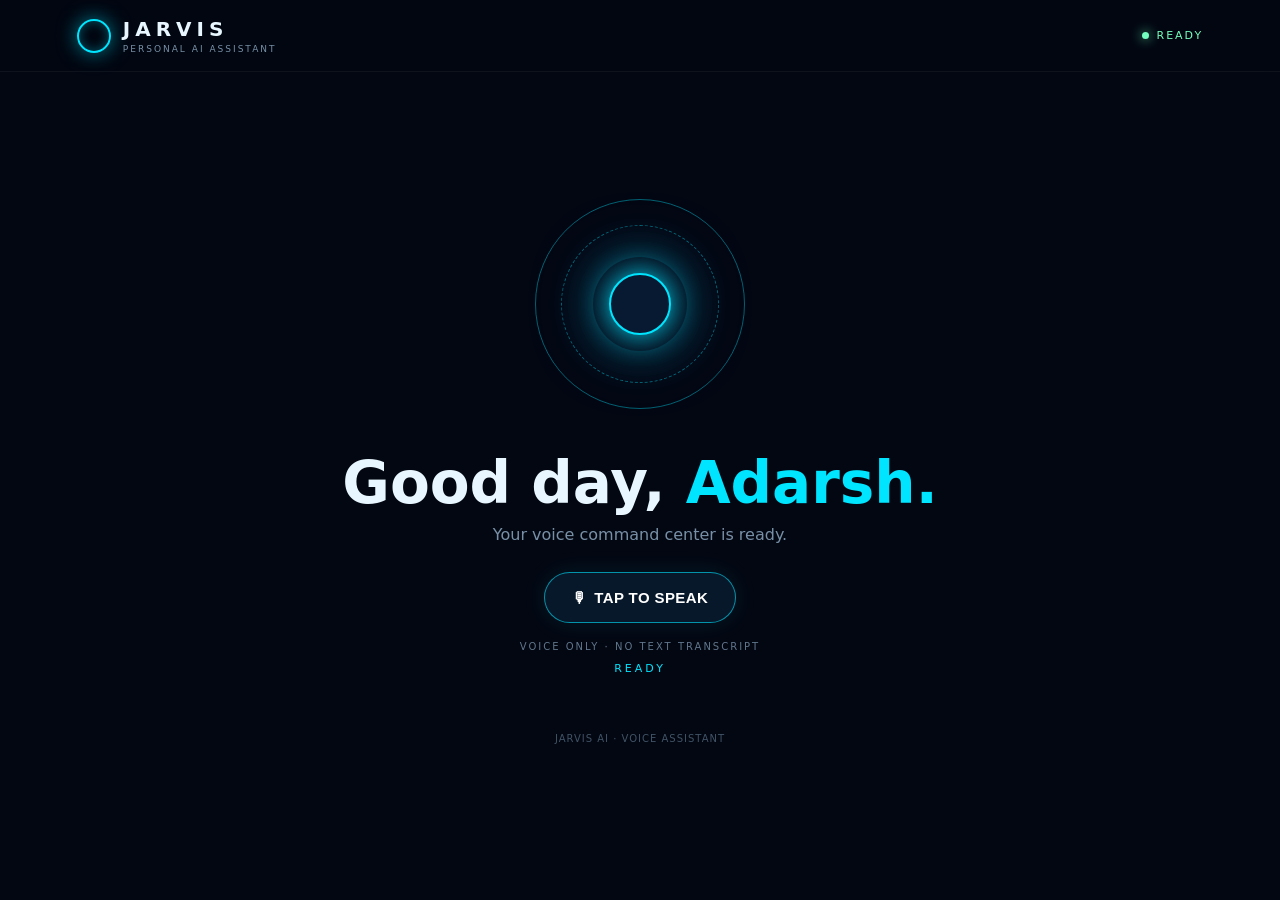
<file: index.html>
<!doctype html>
<html lang="en">
<head>
  <meta charset="utf-8">
  <meta name="viewport" content="width=device-width,initial-scale=1">
  <meta http-equiv="refresh" content="0;url=./web/">
  <title>JARVIS AI</title>
  <script>location.replace("./web/");</script>
</head>
<body>
  <p>Opening JARVIS AI… <a href="./web/">Continue</a></p>
</body>
</html>
</file>
<file: web/style.css>
:root{--cyan:#00e5ff;--blue:#4f7cff;--bg:#030712;--text:#e8f7ff;--muted:#7890a7}
*{box-sizing:border-box}
html,body{margin:0;min-height:100%;background:var(--bg);color:var(--text);font-family:Inter,system-ui,Segoe UI,sans-serif}
body{min-height:100vh;overflow-x:hidden}
.bg{position:fixed;inset:0;background:radial-gradient(circle at 50% 34%,#092a52 0,transparent 34%),linear-gradient(135deg,#02040b,#071323 55%,#02050d);z-index:-2}
.bg:after{content:"";position:absolute;inset:0;background-image:linear-gradient(rgba(0,229,255,.035) 1px,transparent 1px),linear-gradient(90deg,rgba(0,229,255,.035) 1px,transparent 1px);background-size:40px 40px}
header{height:72px;padding:0 6vw;display:flex;align-items:center;justify-content:space-between;border-bottom:1px solid #ffffff0d;background:#020611aa;backdrop-filter:blur(12px)}
.brand{display:flex;gap:12px;align-items:center}.brand b{letter-spacing:5px;font-size:20px}.brand small{display:block;color:var(--muted);font-size:9px;letter-spacing:2px;margin-top:3px}
.orb{width:34px;height:34px;border:2px solid var(--cyan);border-radius:50%;box-shadow:0 0 20px #00e5ff88,inset 0 0 12px #00e5ff55}
.status{font-size:11px;letter-spacing:2px;color:#73ffbd}.status i{display:inline-block;width:7px;height:7px;border-radius:50%;background:#73ffbd;box-shadow:0 0 12px #73ffbd;margin-right:7px}
main{width:min(900px,92%);margin:auto}
.hero{text-align:center;padding:clamp(70px,13vh,125px) 0 55px}
.core{width:230px;height:230px;margin:auto;position:relative;display:grid;place-items:center;transition:transform .25s ease}
.core.active{transform:scale(1.04)}
.core-dot{width:62px;height:62px;border-radius:50%;background:#071a32;border:2px solid var(--cyan);box-shadow:0 0 30px var(--cyan),0 0 90px #4f7cff55}
.ring{position:absolute;border:1px solid #00e5ff66;border-radius:50%}.r1{inset:10px;animation:spin 9s linear infinite}.r2{inset:36px;border-style:dashed;animation:spin 6s linear reverse infinite}
.pulse{position:absolute;inset:68px;border-radius:50%;box-shadow:0 0 45px #00e5ff55;animation:pulse 2s infinite}
.core.active .pulse{animation:pulse .9s infinite}.core.active .r1{animation-duration:4s}.core.active .r2{animation-duration:3s}
@keyframes spin{to{transform:rotate(360deg)}}@keyframes pulse{50%{transform:scale(1.3);opacity:.3}}
h1{font-size:clamp(34px,5vw,58px);margin:30px 0 8px}h1 span{color:var(--cyan)}.hero p{color:var(--muted);margin:0 0 28px}
.mic{border:1px solid #00e5ff99;background:#07182b;color:white;border-radius:34px;padding:16px 27px;font-size:15px;font-weight:700;letter-spacing:.4px;cursor:pointer;box-shadow:0 0 25px #00e5ff18;transition:.2s}
.mic:hover{box-shadow:0 0 38px #00e5ff44;transform:translateY(-1px)}.mic.active{background:#0a2940;box-shadow:0 0 45px #00e5ff55}
.mic-icon{margin-right:7px}.voice-only{color:#60768c;font-size:10px;letter-spacing:2px;margin-top:18px}.voice-state{color:#00e5ff;font-size:11px;letter-spacing:3px;margin-top:10px;min-height:16px}
footer{text-align:center;color:#405366;font-size:10px;letter-spacing:1px;padding:0 0 28px}
@media(max-width:650px){header{height:68px}.hero{padding-top:65px}.core{width:185px;height:185px}.core-dot{width:52px;height:52px}.pulse{inset:55px}.mic{padding:15px 24px}}
</file>
